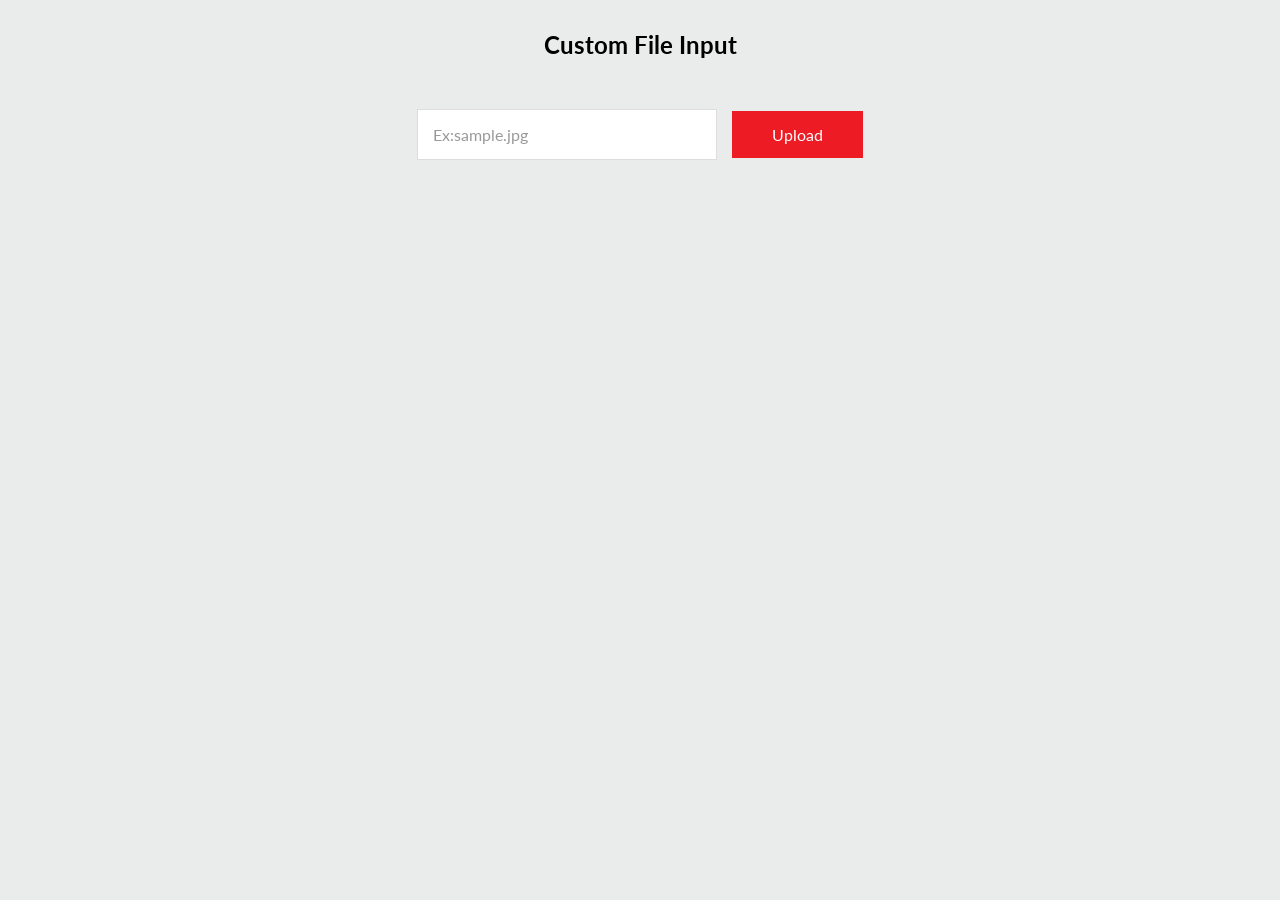
<file: BTC8/C11_6651071059/index.html>
<!DOCTYPE html>
<html lang="en">
<head>
<meta name="viewport" content="width=device-width, initial-scale=1.0, user-scalable=no">
<title>Home</title>
<meta charset="UTF-8">
<link rel="stylesheet" href="css/style.css">
</head>
<body>

<h2 class="text-center">Custom File Input</h2>

<div class="custom-file-wrp">
	<div class="filename" id="filename">
		Ex:sample.jpg
	</div>
	<div class="custom-file">
		<label for="fileupload">Upload</label>
		<input type="file"  id="fileupload">
	</div>
</div>


<div class="file-info" id="fileinfo"></div>

<script src="js/jquery-latest.min.js"></script>
<script>
$(function () {
	var placeholder = $("#filename").text();

	$("#fileupload").on("change", function () {
		var file = this.files && this.files[0];

		if (!file) {
			$("#filename").text(placeholder).css("color", "");
			$("#fileinfo").empty();
			return;
		}

		var fullName = file.name;
		var dot = fullName.lastIndexOf(".");
		var name = dot > 0 ? fullName.substring(0, dot) : fullName;
		var ext  = dot > 0 ? fullName.substring(dot + 1) : "";

		$("#filename").text(fullName).css("color", "#333");
		$("#fileinfo").empty()
			.append($("<p>").text("Tên file: ").append($("<b>").text(name)))
			.append($("<p>").text("Phần mở rộng: ").append($("<b>").text(ext ? "." + ext : "(không có)")));
	});
});
</script>

</body>
</html>
</file>
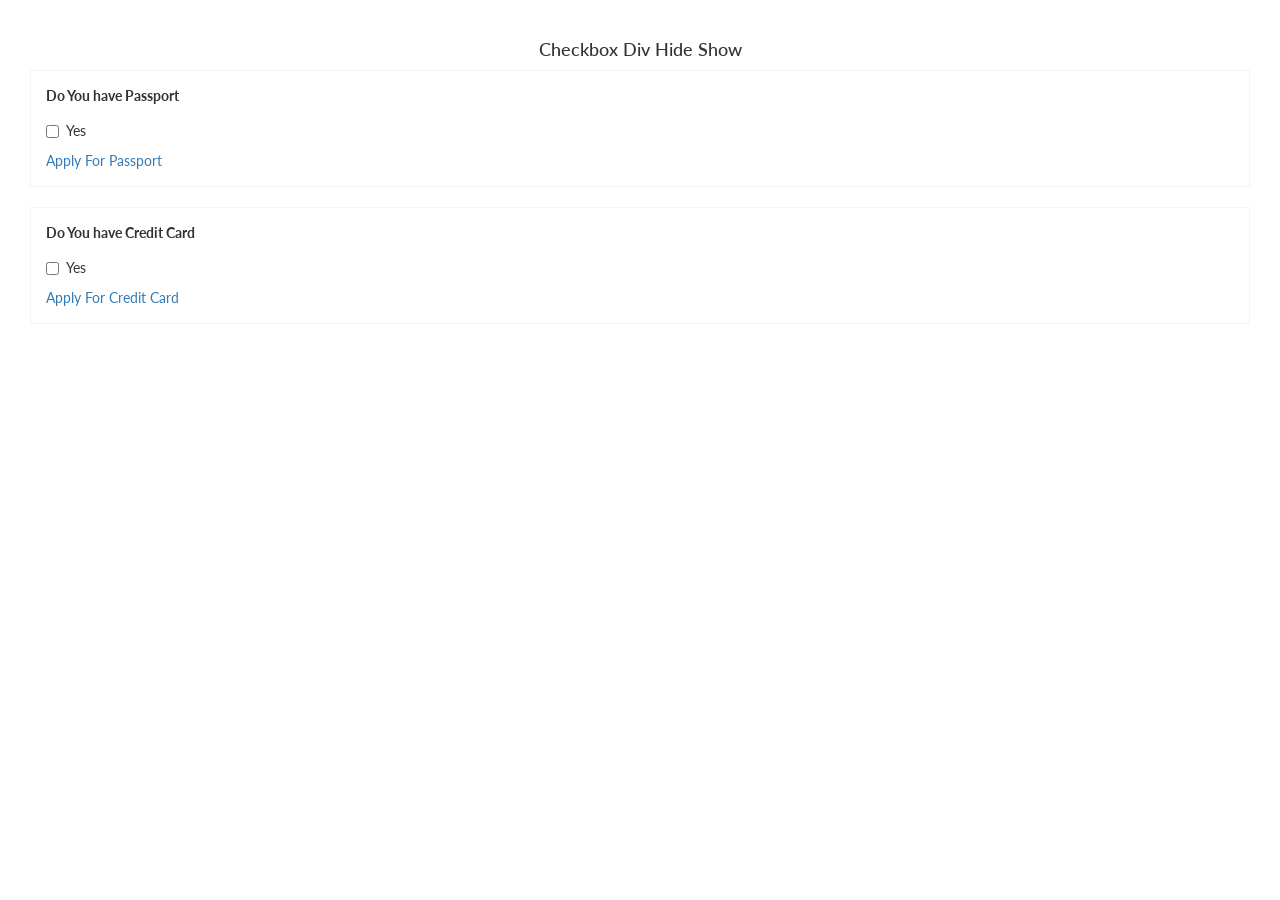
<file: BTC8/C12_6651071059/index.html>
<!DOCTYPE html>
<html lang="en">
<head>
<meta charset="UTF-8">	
<title>D CODE SHOW</title>
<link rel="stylesheet" href="css/bootstrap.min.css">
<link rel="stylesheet" href="css/style.css">
<style>
</style>
</head>
<body>
<h4>Checkbox Div Hide Show</h4>

<div class="checkbox-card">
	<label for="">Do You have Passport</label>
	<div class="checkbox">
		<label>
			<input type="checkbox" class="checkme">Yes
		</label>
	</div>
	<div class="passport-box">
		<input type="text" placeholder="Enter Passport Number" 
		class="form-control">
	</div>
	<div class="apply-box">
		<a href="">Apply For Passport</a>
	</div>
</div>
<br>
<div class="checkbox-card">
	<label for="">Do You have Credit Card</label>
	<div class="checkbox">
		<label>
			<input type="checkbox" class="checkme">Yes
		</label>
	</div>
	<div class="passport-box">
		<input type="text" placeholder="Enter Credit Card Number" 
		class="form-control">
	</div>
	<div class="apply-box">
		<a href="">Apply For Credit Card</a>
	</div>
</div>

	

	



<script src="js/jquery-latest.min.js"></script>
<script>
$(function () {
	$(".checkme").on("change", function () {
		var card = $(this).closest(".checkbox-card");
		var hasIt = $(this).is(":checked");

		// Chọn "Yes": hiện textbox nhập thông tin, ẩn link "Apply"
		// Bỏ chọn: ẩn textbox (xóa nội dung), hiện lại link "Apply"
		card.find(".passport-box").toggle(hasIt);
		card.find(".apply-box").toggle(!hasIt);

		if (hasIt) {
			card.find(".passport-box input").focus();
		} else {
			card.find(".passport-box input").val("");
		}
	}).trigger("change");
});
</script>

</body>
</html>
</file>
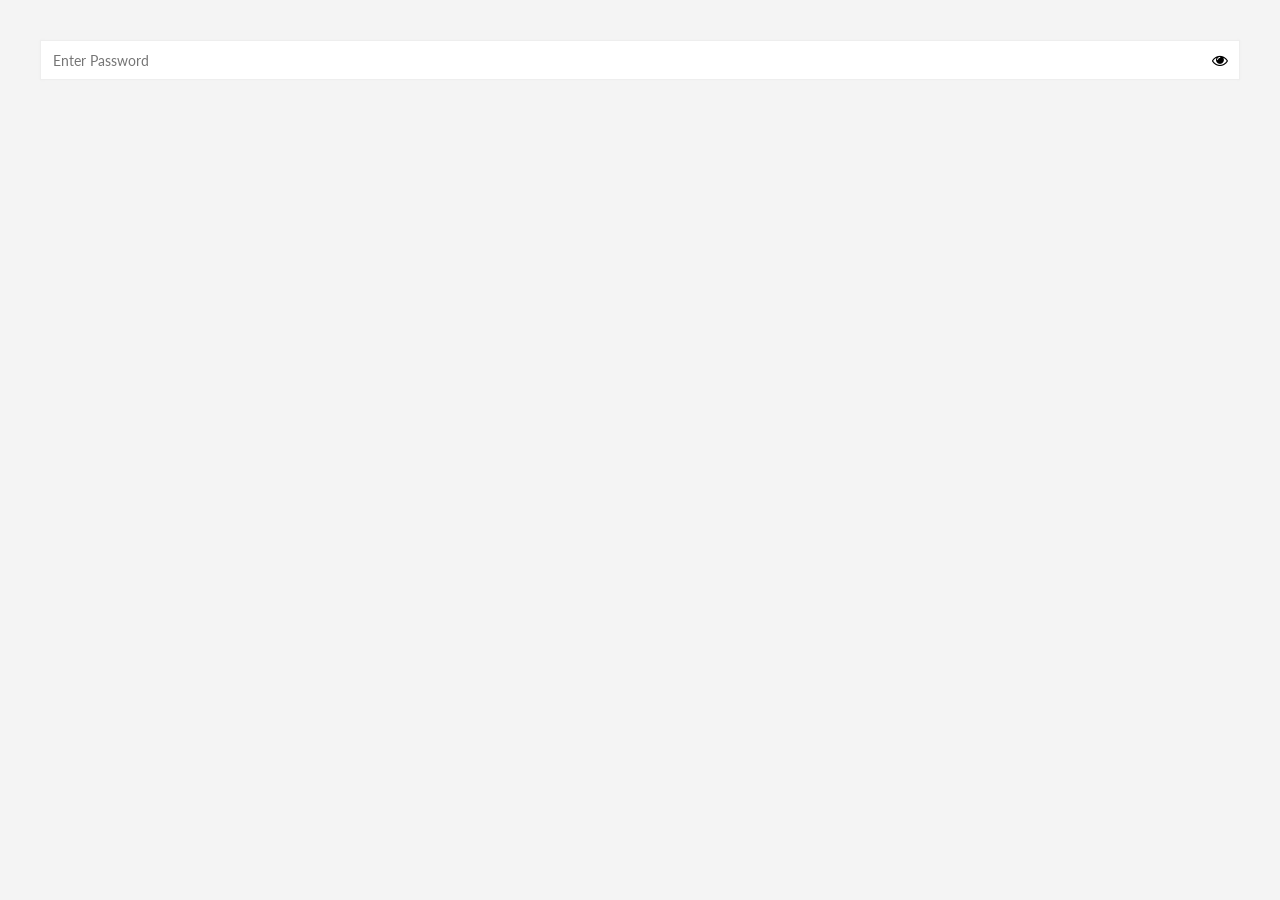
<file: BTC8/C13_6651071059/index.html>
<!DOCTYPE html>
<html lang="en">
<head>
<meta name="viewport" content="width=device-width, initial-scale=1.0, user-scalable=no">
<title>Home</title>
<meta charset="UTF-8">
<!--Font Awesome CDN Link-->
<link href="https://stackpath.bootstrapcdn.com/font-awesome/4.7.0/css/font-awesome.min.css" rel="stylesheet" type="text/css"/>
<link rel="stylesheet" href="css/style.css">
</head>
<body>

	<div class="password-show-card">
		<input type="password" class="input-control" placeholder="Enter Password">
		<i class="fa fa-eye password-show"></i>
		<!-- <i class="fa fa-eye-slash"></i> -->
	</div>

	
<script src="js/jquery-latest.min.js"></script>
<script>
$(function () {
	// Click vào icon "mắt": đổi type password <-> text và đổi icon eye <-> eye-slash
	$(".password-show").on("click", function () {
		var $input = $(this).siblings(".input-control");
		var isHidden = $input.attr("type") === "password";

		$input.attr("type", isHidden ? "text" : "password");
		$(this).toggleClass("fa-eye", !isHidden).toggleClass("fa-eye-slash", isHidden);
	});
});
</script>

</body>
</html>
</file>
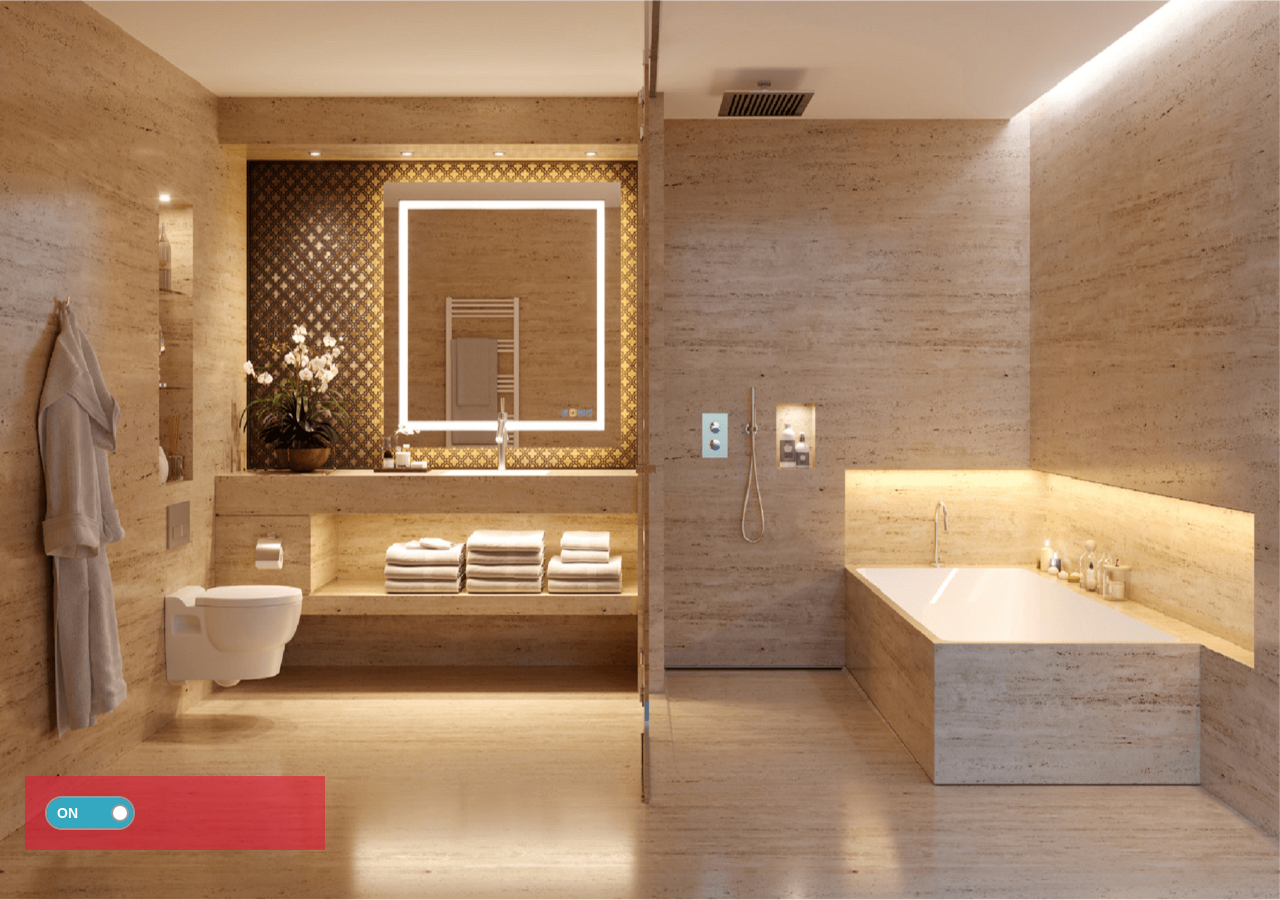
<file: BTC8/C14_6651071059/index.html>
<!DOCTYPE html>
<html lang="en">

<head>
    <meta name="viewport" content="width=device-width, initial-scale=1.0, user-scalable=no">
    <title>Home</title>
    <meta charset="UTF-8">

    <link rel="stylesheet" href="css/style.css">
</head>

<body>

    <!--IMAGE EFFECT-->
    <div class="image-effect" id="image-effect-2">
        <img src="images/off.png" class="fadeEffect">
        <img src="images/on.png">
    </div>

    <!--Switch Button-->
    <div class="switch-btn">
        <div class="onoffswitch">
            <input type="checkbox" name="onoffswitch" class="onoffswitch-checkbox toggle-switch-2" id="myonoffswitch" tabindex="0" checked>
            <label class="onoffswitch-label" for="myonoffswitch">
            <span class="onoffswitch-inner"></span>
            <span class="onoffswitch-switch"></span>
            </label>
        </div>
    </div>

    <script src="js/jquery-latest.min.js"></script>
    <script>
    $(function () {
        var $switch = $("#myonoffswitch");
        var $imgs = $("#image-effect-2 img");   // [0] = off.png (tối), [1] = on.png (sáng)

        function applyTheme() {
            var isOn = $switch.is(":checked");

            // ON = nền sáng, OFF = nền tối
            $("body").toggleClass("theme-light", isOn).toggleClass("theme-dark", !isOn);

            // Hiệu ứng fade giữa 2 ảnh
            $imgs.eq(0).toggleClass("fadeEffect", !isOn);
            $imgs.eq(1).toggleClass("fadeEffect", isOn);
        }

        $switch.on("change", applyTheme);
        applyTheme(); // đồng bộ trạng thái ban đầu (đang checked = ON = sáng)
    });
    </script>
    
</body>

</html>
</file>
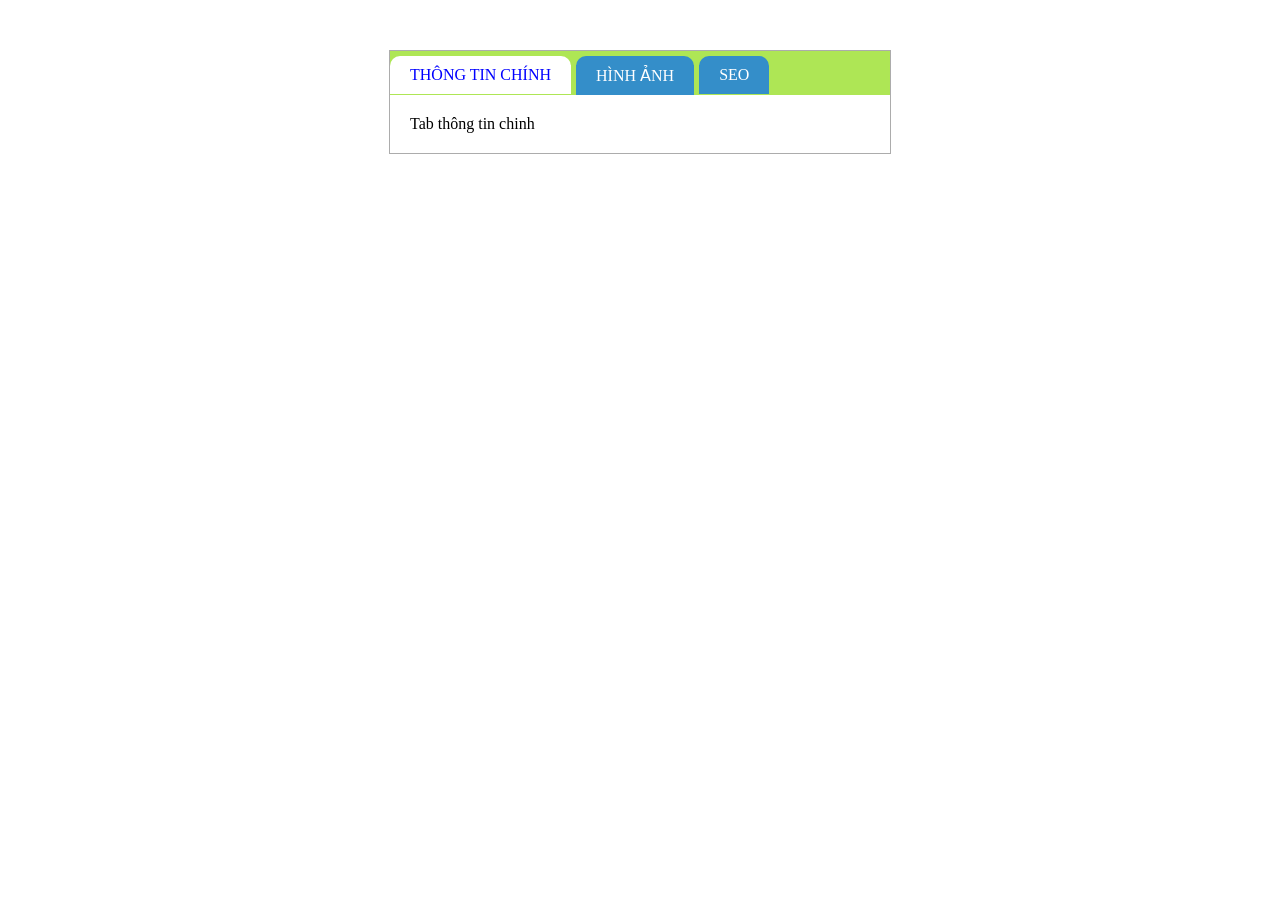
<file: BTC8/C15_6651071059/index.html>
<!DOCTYPE html>
<html>
    <head>
        <title>Tạo tabs trong jQuery</title>
        <meta charset="UTF-8">
        <meta name="viewport" content="width=device-width, initial-scale=1.0">
        <link rel="stylesheet" type="text/css" href="style.css">
        <script src="https://code.jquery.com/jquery-3.1.1.min.js" ></script>

       
    </head>
    <body>
        <div class="tab-wrapper" >
            <ul class="tab">
                <li>
                    <a href="#tab-main-info">Thông tin chính</a>
                </li>
                <li>
                    <a href="#tab-image">Hình ảnh</a>
                </li>
                <li>
                    <a href="#tab-seo">SEO</a>
                </li>
            </ul>
            <div class="tab-content">
                <div class="tab-item" id="tab-main-info">
                    Tab thông tin chinh
                </div>
                <div class="tab-item" id="tab-image">
                    Tab hình ảnh
                </div>
                <div class="tab-item" id="tab-seo">
                    Tab SEO
                </div>
            </div>
        </div>
        <script>
        $(function () {
            function showTab(href) {
                $(".tab li").removeClass("active");
                $('.tab a[href="' + href + '"]').parent().addClass("active");
                $(".tab-item").hide();
                $(href).fadeIn(250);
            }

            $(".tab a").on("click", function (e) {
                e.preventDefault();
                showTab($(this).attr("href"));
            });

            // Mặc định mở tab đầu tiên
            showTab($(".tab a").first().attr("href"));
        });
        </script>
    </body>
</html>
</file>
<file: BTC8/C11_6651071059/css/style.css>
@import url('https://fonts.googleapis.com/css?family=Lato:400,700,900|Open+Sans:300,400|Oswald:400,700');
* { padding: 0; margin: 0; box-sizing: border-box }
body {font-family:'Lato',sans-serif;padding: 30px;background: #eaebeb;}

/**************/

.text-center{
text-align: center;
margin-bottom: 50px;
}

.custom-file-wrp{
	display: flex;
	justify-content: center;
	align-items: center;
}

.filename{
	background: #fff;
	padding: 15px 15px;
	border: 1px solid #ddd;
	width: 300px;
	margin-right: 15px;
	color: #999
}

.custom-file input[type="file"]
{
	display: none
}

.custom-file label{
	cursor: pointer;
	background: #ed1c24;
	display: inline-block;
	color: #fff;
	padding: 14px 40px;
	text-align: center;
}

.file-info{
	text-align: center;
	margin-top: 25px;
	line-height: 1.8;
}
</file>
<file: BTC8/C12_6651071059/css/style.css>
@import url('https://fonts.googleapis.com/css?family=Lato:400,700,900|Open+Sans:300,400|Oswald:400,700');
* { padding: 0; margin: 0; box-sizing: border-box }
body {font-family:'Lato',sans-serif;padding: 30px;}

/**************/
h4{text-align: center}

.checkbox-card{
	border: 1px solid #f4f4f4;
	padding: 15px;
}

.passport-box{
	display: none
}

.apply-box{
	margin-top: 10px;
	display: none
}
</file>
<file: BTC8/C13_6651071059/css/style.css>
@import url('https://fonts.googleapis.com/css?family=Lato:400,700,900|Open+Sans:300,400|Oswald:400,700');

* {
padding: 0;
margin: 0;
box-sizing: border-box;
font-family: 'Lato', sans-serif;
}

html,body{
width: 100%;
height: 100%;
background: #f4f4f4;
padding: 20px;
}

/***************/

.password-show-card{
	position: relative
}

.password-show-card .input-control{
	width: 100%;
	height: 40px;
	background: #fff;
	border: 1px solid #eee;
	box-shadow: 0px 0px 2px #eee;
	padding: 6px 12px;
	font-size: 14px;
	color: #333333
}

.password-show-card .input-control:focus{
border: 1px solid #66afe9;
}

.password-show-card .password-show{
position: absolute;
top: 12px;
right: 12px;
cursor: pointer;
}
</file>
<file: BTC8/C14_6651071059/css/style.css>
@import url('https://fonts.googleapis.com/css?family=Lato:400,700,900|Open+Sans:300,400|Oswald:400,700');
* {
    padding: 0;
    margin: 0;
    box-sizing: border-box
}

body {
    font-family: 'Lato', sans-serif;
    background: #eaebeb;
}


/**************/


/******Image Transition Effect*********/

.image-effect {
    position: relative;
}

.image-effect img {
    position: absolute;
    left: 0;
    transition: opacity 1.2s ease-in-out;
    opacity: 0;
    height: 100vh;
    width: 100%;
}

.image-effect img.fadeEffect {
    opacity: 1;
}


/****/

.switch-btn {
    margin-left: 25px;
    position: absolute;
    bottom: 50px;
    z-index: 10;
    background: rgba(226, 25, 55, .6);
    width: 300px;
    padding: 20px;
    display: flex;
    align-items: center;
}

.onoffswitch {
    position: relative;
    width: 90px;
    -webkit-user-select: none;
    -moz-user-select: none;
    -ms-user-select: none;
}

.onoffswitch-checkbox {
    position: absolute;
    opacity: 0;
    pointer-events: none;
}

.onoffswitch-label {
    display: block;
    overflow: hidden;
    cursor: pointer;
    border: 2px solid #999999;
    border-radius: 20px;
}

.onoffswitch-inner {
    display: block;
    width: 200%;
    margin-left: -100%;
    transition: margin 0.3s ease-in 0s;
}

.onoffswitch-inner:before,
.onoffswitch-inner:after {
    display: block;
    float: left;
    width: 50%;
    height: 30px;
    padding: 0;
    line-height: 30px;
    font-size: 14px;
    color: white;
    font-family: Trebuchet, Arial, sans-serif;
    font-weight: bold;
    box-sizing: border-box;
}

.onoffswitch-inner:before {
    content: "ON";
    padding-left: 10px;
    background-color: #34A7C1;
    color: #FFFFFF;
}

.onoffswitch-inner:after {
    content: "OFF";
    padding-right: 10px;
    background-color: #EEEEEE;
    color: #999999;
    text-align: right;
}

.onoffswitch-switch {
    display: block;
    width: 18px;
    margin: 6px;
    background: #FFFFFF;
    position: absolute;
    top: 2px;
    bottom: 0;
    right: 56px;
    border: 2px solid #999999;
    border-radius: 20px;
    transition: all 0.3s ease-in 0s;
    height: 18px;
}

.onoffswitch-checkbox:checked+.onoffswitch-label .onoffswitch-inner {
    margin-left: 0;
}

.onoffswitch-checkbox:checked+.onoffswitch-label .onoffswitch-switch {
    right: 0px;
}


/******Theme sáng / tối*********/

body {
    transition: background-color 1.2s ease-in-out;
}

body.theme-light {
    background: #f5f1e8;
}

body.theme-dark {
    background: #121212;
}

body.theme-dark .switch-btn {
    background: rgba(20, 20, 20, .75);
}
</file>
<file: BTC8/C15_6651071059/style.css>
.tab-wrapper{
    width: 500px;
    margin: 50px auto;
    border: solid 1px #acacac;
}
.tab-wrapper ul{
    overflow: hidden;
    background: #aee655;
    margin: 0px;
    padding: 0px;
}
.tab-wrapper ul li{
    float: left;
    list-style: none;
    padding: 10px 20px;
    background: #348ec9;
    border-radius: 10px 10px 0px 0px;
    margin-right: 5px;
    margin-top: 5px;
}
.tab-wrapper ul li.active{
    background: #Fff;
}
.tab-wrapper ul li.active a{
    color: blue;
}
.tab-wrapper ul li a{
    color: #fff;
    text-transform: uppercase;
    text-decoration: none;
}
.tab-content{
    padding: 20px;
}
.tab-item{
    display: none;
}
</file>
